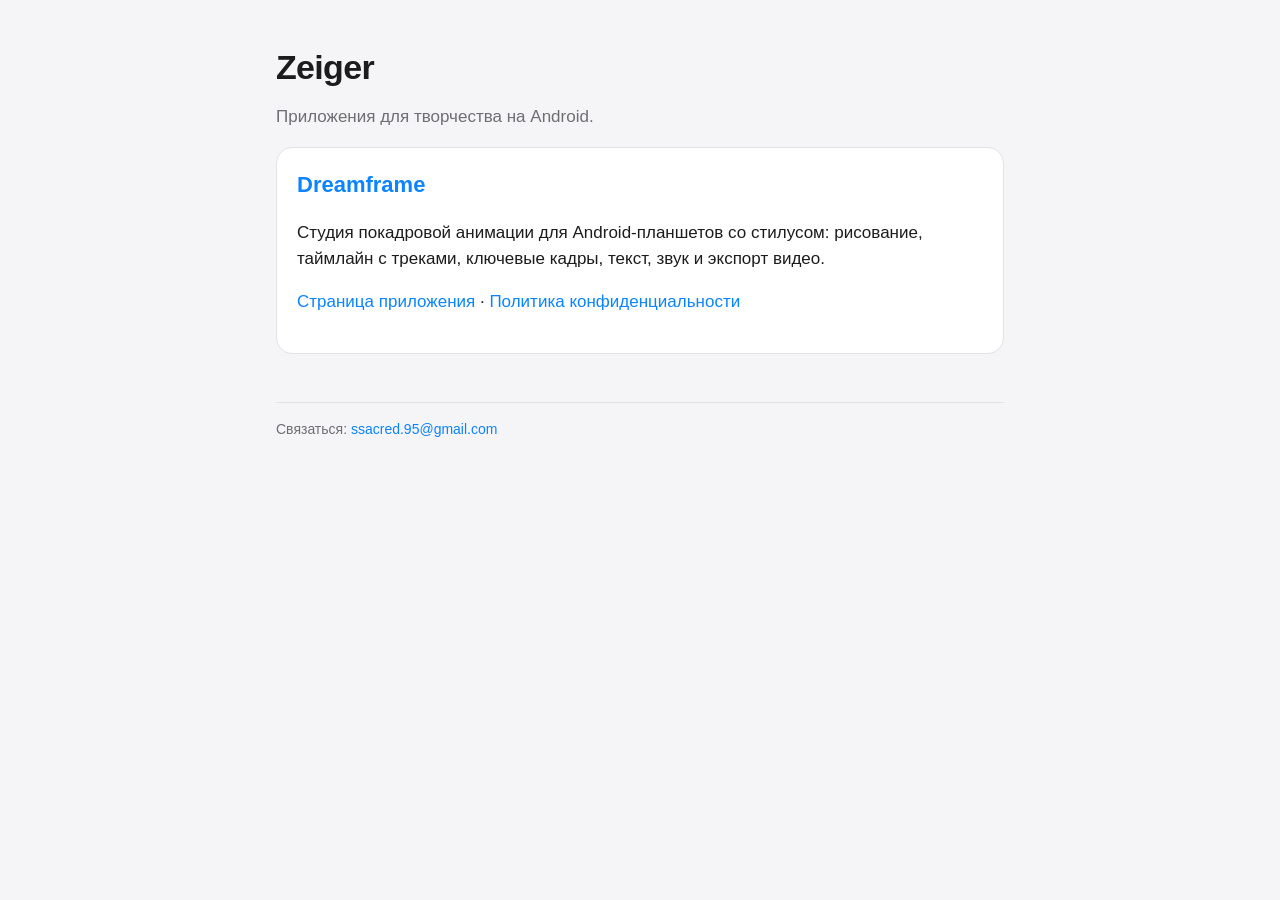
<file: index.html>
<!doctype html>
<html lang="ru">
<head>
<meta charset="utf-8">
<meta name="viewport" content="width=device-width, initial-scale=1">
<title>Zeiger — приложения</title>
<meta name="description" content="Zeiger — разработчик приложения Dreamframe для анимации на Android-планшетах.">
<link rel="stylesheet" href="assets/style.css">
</head>
<body>
<main>
  <h1>Zeiger</h1>
  <p class="muted">Приложения для творчества на Android.</p>

  <div class="card">
    <h2 style="margin-top:0"><a href="dreamframe/">Dreamframe</a></h2>
    <p>Студия покадровой анимации для Android-планшетов со стилусом: рисование, таймлайн с треками, ключевые кадры, текст, звук и экспорт видео.</p>
    <p><a href="dreamframe/">Страница приложения</a> · <a href="dreamframe/privacy.html">Политика конфиденциальности</a></p>
  </div>

  <footer>Связаться: <a href="mailto:ssacred.95@gmail.com">ssacred.95@gmail.com</a></footer>
</main>
</body>
</html>
</file>
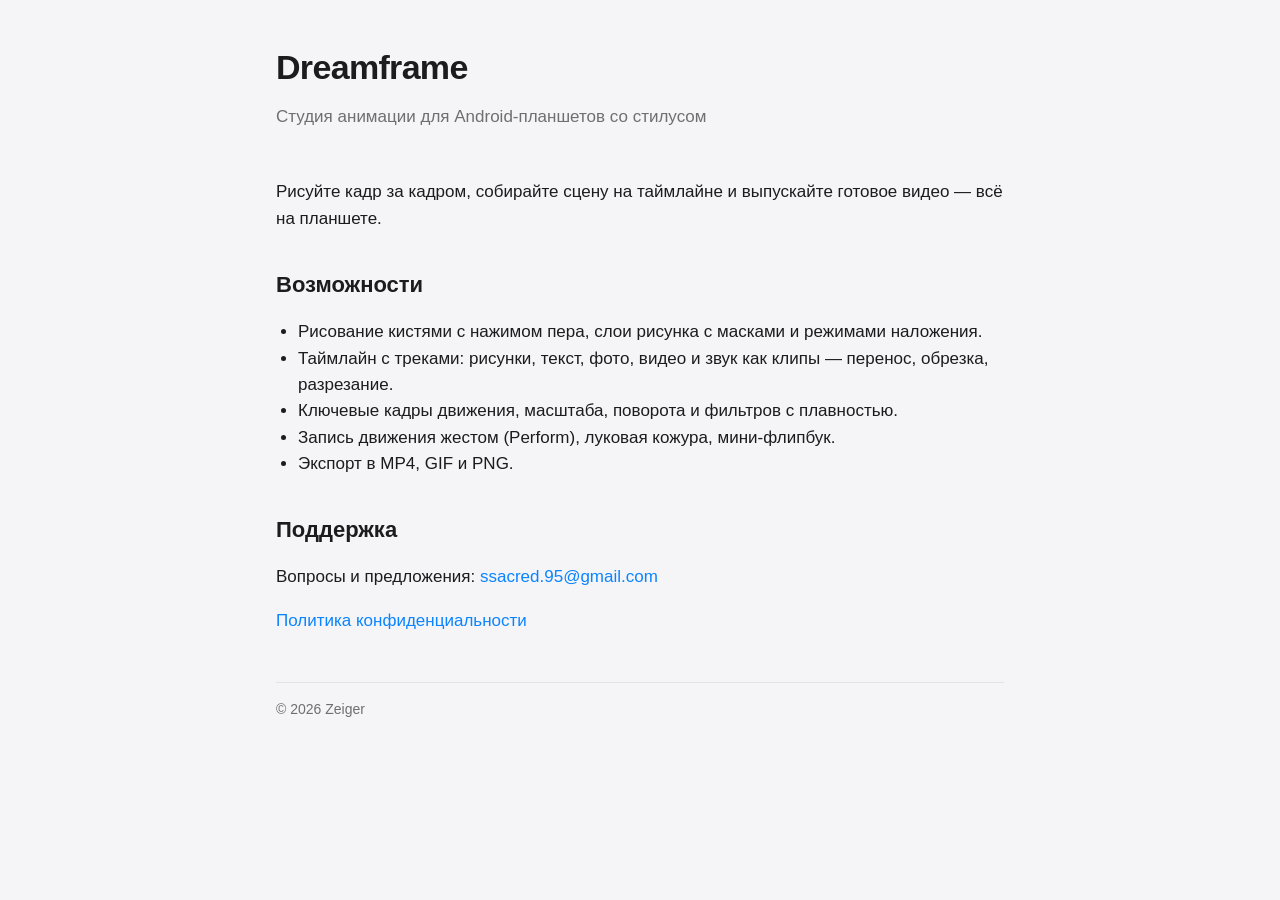
<file: dreamframe/index.html>
<!doctype html>
<html lang="ru">
<head>
<meta charset="utf-8">
<meta name="viewport" content="width=device-width, initial-scale=1">
<title>Dreamframe — анимация на планшете</title>
<meta name="description" content="Dreamframe — студия покадровой анимации для Android-планшетов со стилусом.">
<link rel="stylesheet" href="../assets/style.css">
</head>
<body>
<main>
  <header class="hero">
    <div>
      <h1>Dreamframe</h1>
      <p class="muted">Студия анимации для Android-планшетов со стилусом</p>
    </div>
  </header>

  <p>Рисуйте кадр за кадром, собирайте сцену на таймлайне и выпускайте готовое видео — всё на планшете.</p>

  <h2>Возможности</h2>
  <ul>
    <li>Рисование кистями с нажимом пера, слои рисунка с масками и режимами наложения.</li>
    <li>Таймлайн с треками: рисунки, текст, фото, видео и звук как клипы — перенос, обрезка, разрезание.</li>
    <li>Ключевые кадры движения, масштаба, поворота и фильтров с плавностью.</li>
    <li>Запись движения жестом (Perform), луковая кожура, мини-флипбук.</li>
    <li>Экспорт в MP4, GIF и PNG.</li>
  </ul>

  <h2>Поддержка</h2>
  <p>Вопросы и предложения: <a href="mailto:ssacred.95@gmail.com">ssacred.95@gmail.com</a></p>
  <p><a href="privacy.html">Политика конфиденциальности</a></p>

  <footer>© 2026 Zeiger</footer>
</main>
</body>
</html>
</file>
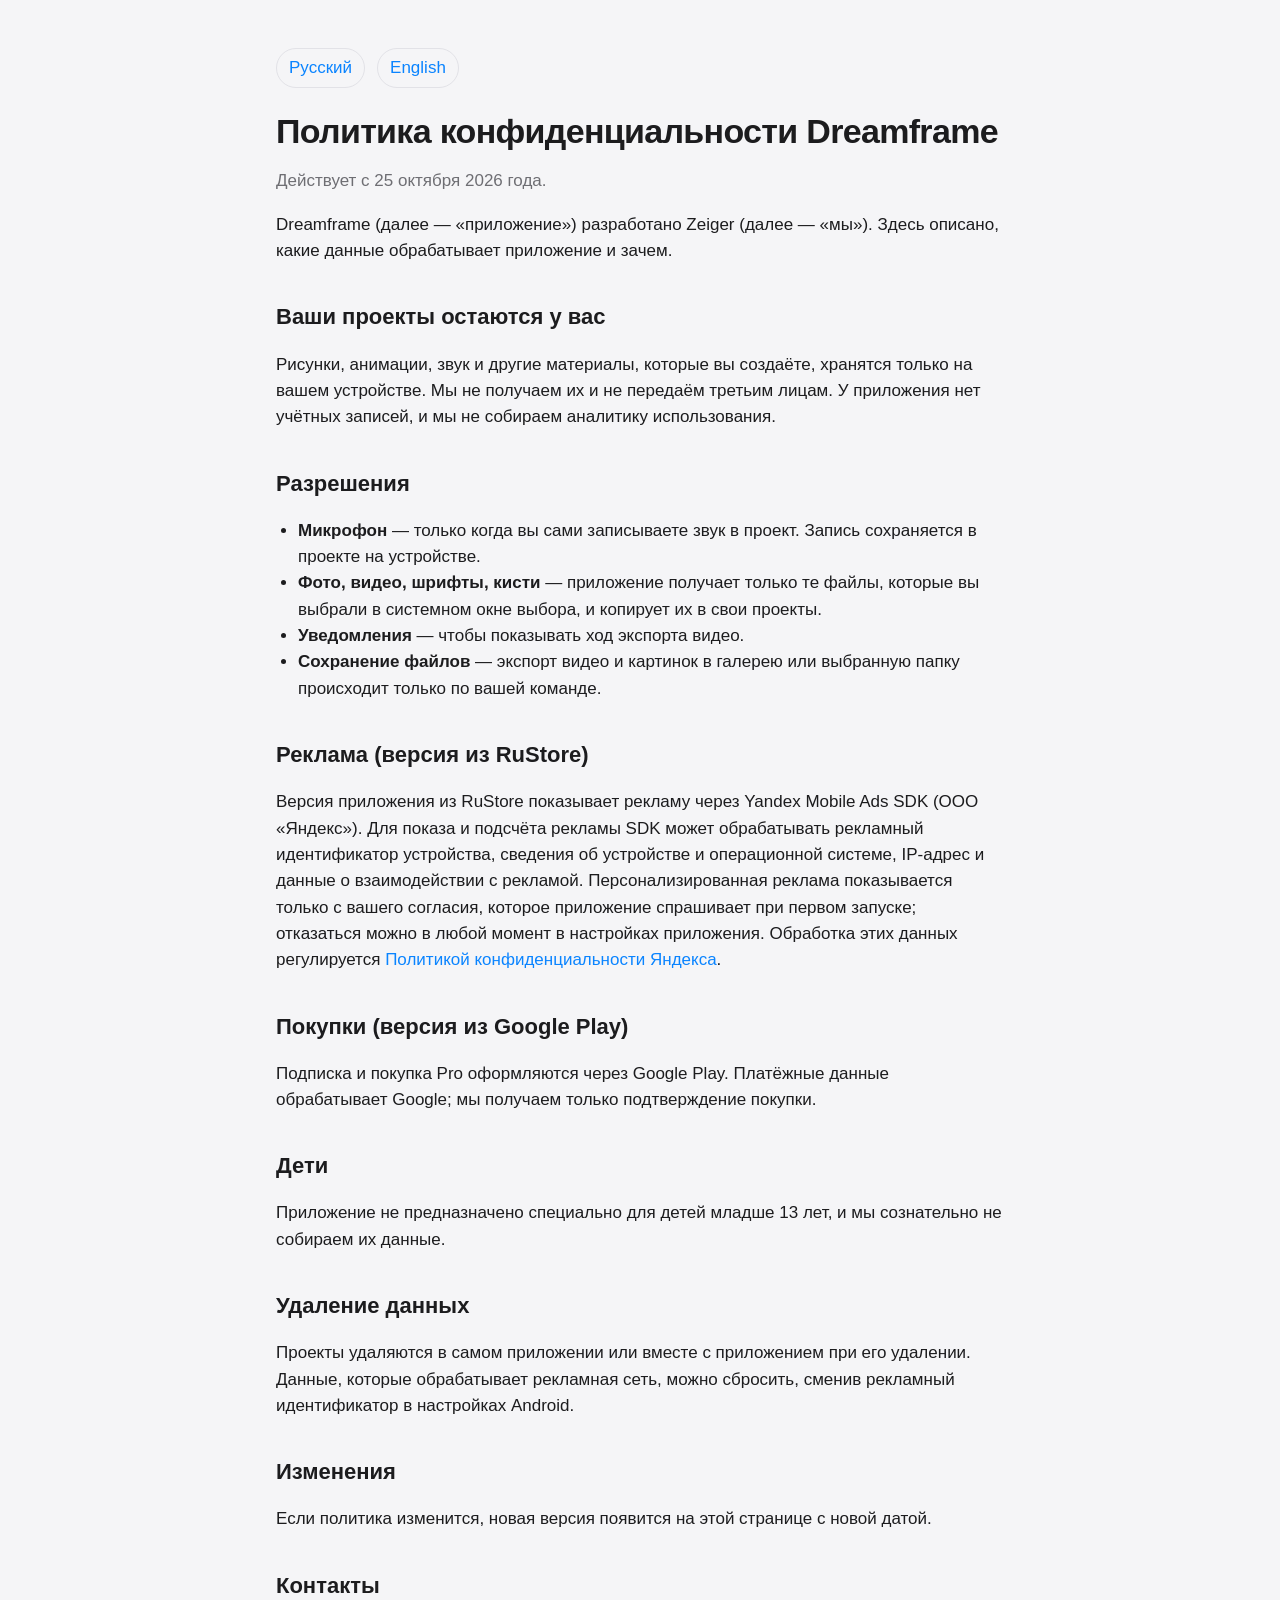
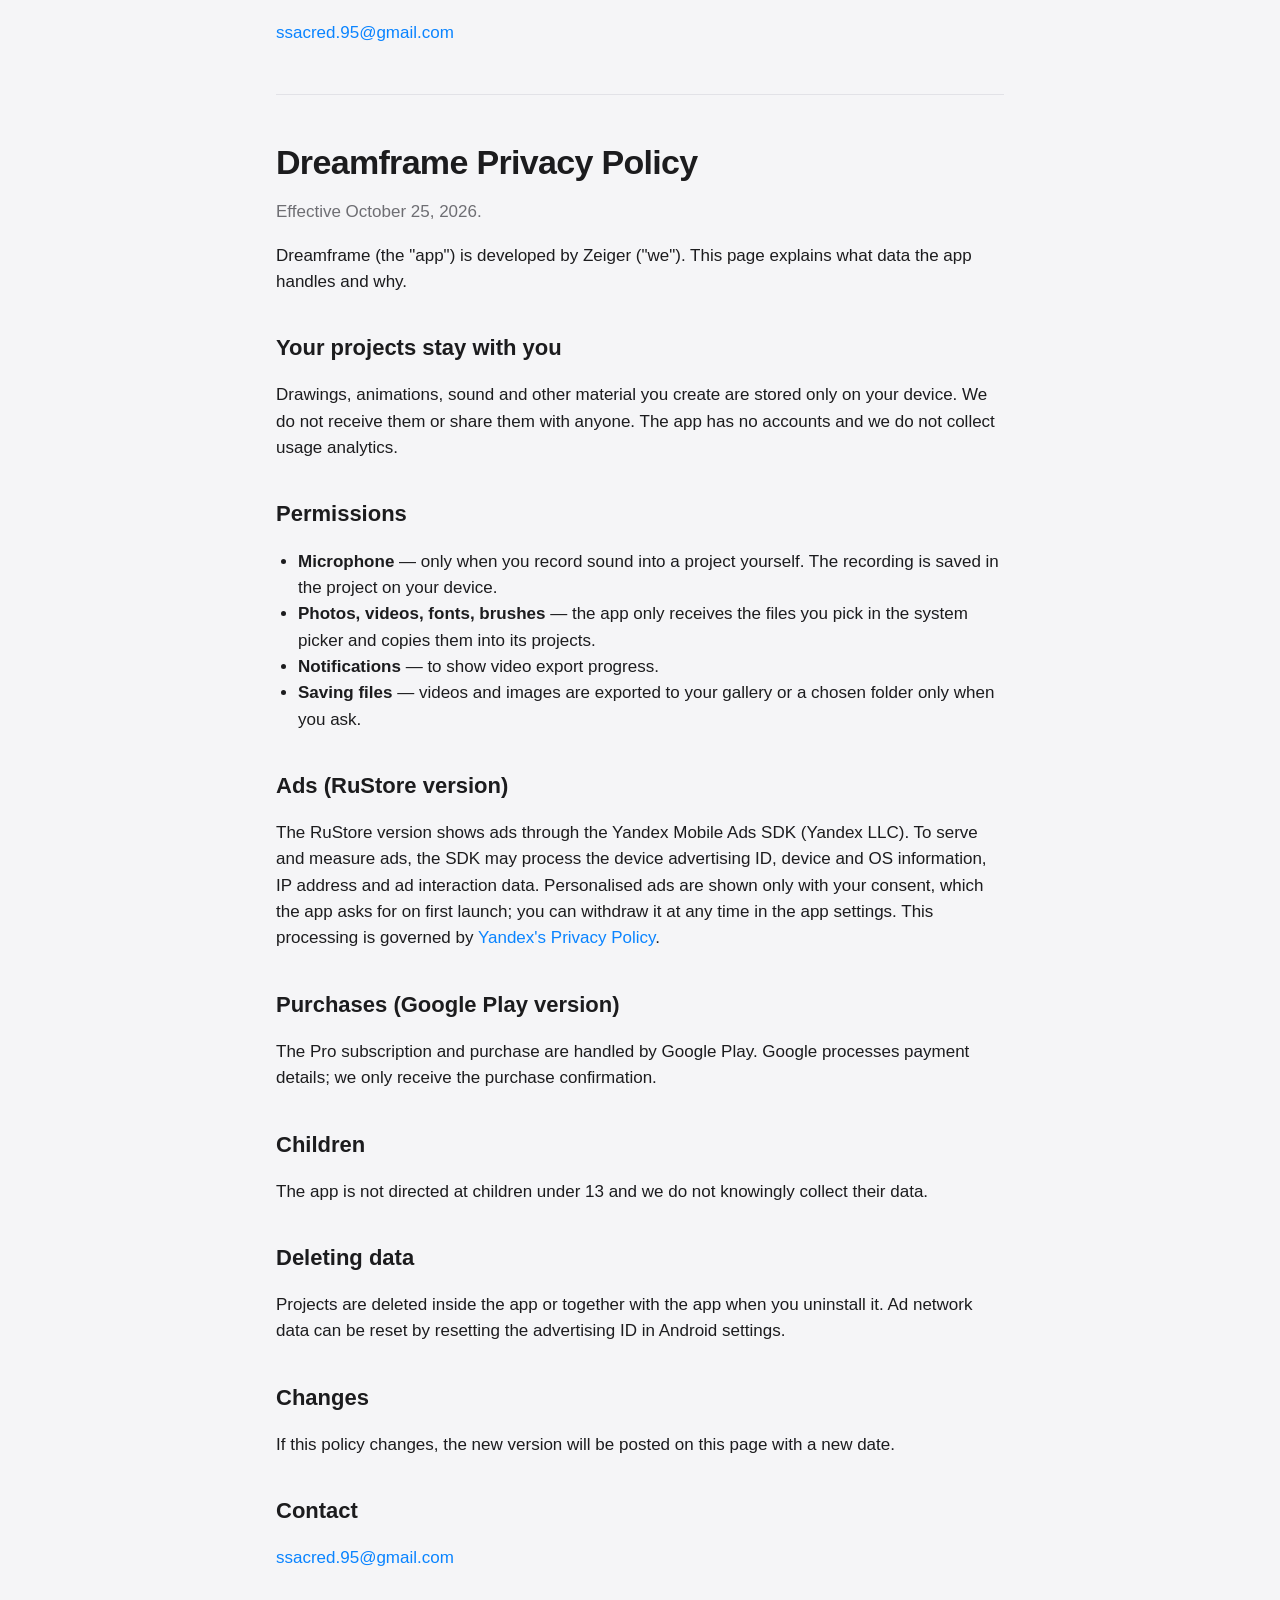
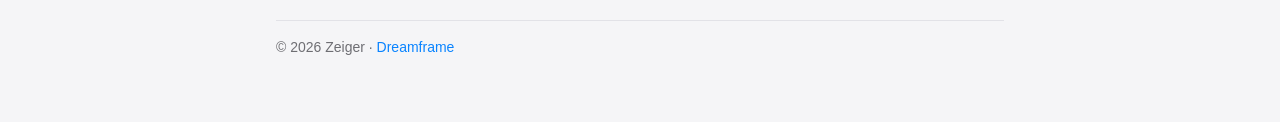
<file: dreamframe/privacy.html>
<!doctype html>
<html lang="ru">
<head>
<meta charset="utf-8">
<meta name="viewport" content="width=device-width, initial-scale=1">
<title>Dreamframe — политика конфиденциальности</title>
<meta name="description" content="Политика конфиденциальности приложения Dreamframe / Dreamframe privacy policy.">
<link rel="stylesheet" href="../assets/style.css">
</head>
<body>
<main>
  <div class="lang"><a href="#ru">Русский</a><a href="#en">English</a></div>

  <section id="ru">
    <h1>Политика конфиденциальности Dreamframe</h1>
    <p class="muted">Действует с 25 октября 2026 года.</p>

    <p>Dreamframe (далее — «приложение») разработано Zeiger (далее — «мы»). Здесь описано, какие данные обрабатывает приложение и зачем.</p>

    <h2>Ваши проекты остаются у вас</h2>
    <p>Рисунки, анимации, звук и другие материалы, которые вы создаёте, хранятся только на вашем устройстве. Мы не получаем их и не передаём третьим лицам. У приложения нет учётных записей, и мы не собираем аналитику использования.</p>

    <h2>Разрешения</h2>
    <ul>
      <li><b>Микрофон</b> — только когда вы сами записываете звук в проект. Запись сохраняется в проекте на устройстве.</li>
      <li><b>Фото, видео, шрифты, кисти</b> — приложение получает только те файлы, которые вы выбрали в системном окне выбора, и копирует их в свои проекты.</li>
      <li><b>Уведомления</b> — чтобы показывать ход экспорта видео.</li>
      <li><b>Сохранение файлов</b> — экспорт видео и картинок в галерею или выбранную папку происходит только по вашей команде.</li>
    </ul>

    <h2>Реклама (версия из RuStore)</h2>
    <p>Версия приложения из RuStore показывает рекламу через Yandex Mobile Ads SDK (ООО «Яндекс»). Для показа и подсчёта рекламы SDK может обрабатывать рекламный идентификатор устройства, сведения об устройстве и операционной системе, IP-адрес и данные о взаимодействии с рекламой. Персонализированная реклама показывается только с вашего согласия, которое приложение спрашивает при первом запуске; отказаться можно в любой момент в настройках приложения. Обработка этих данных регулируется <a href="https://yandex.ru/legal/confidential/">Политикой конфиденциальности Яндекса</a>.</p>

    <h2>Покупки (версия из Google Play)</h2>
    <p>Подписка и покупка Pro оформляются через Google Play. Платёжные данные обрабатывает Google; мы получаем только подтверждение покупки.</p>

    <h2>Дети</h2>
    <p>Приложение не предназначено специально для детей младше 13 лет, и мы сознательно не собираем их данные.</p>

    <h2>Удаление данных</h2>
    <p>Проекты удаляются в самом приложении или вместе с приложением при его удалении. Данные, которые обрабатывает рекламная сеть, можно сбросить, сменив рекламный идентификатор в настройках Android.</p>

    <h2>Изменения</h2>
    <p>Если политика изменится, новая версия появится на этой странице с новой датой.</p>

    <h2>Контакты</h2>
    <p><a href="mailto:ssacred.95@gmail.com">ssacred.95@gmail.com</a></p>
  </section>

  <hr style="border:none;border-top:1px solid var(--line);margin:48px 0">

  <section id="en">
    <h1>Dreamframe Privacy Policy</h1>
    <p class="muted">Effective October 25, 2026.</p>

    <p>Dreamframe (the "app") is developed by Zeiger ("we"). This page explains what data the app handles and why.</p>

    <h2>Your projects stay with you</h2>
    <p>Drawings, animations, sound and other material you create are stored only on your device. We do not receive them or share them with anyone. The app has no accounts and we do not collect usage analytics.</p>

    <h2>Permissions</h2>
    <ul>
      <li><b>Microphone</b> — only when you record sound into a project yourself. The recording is saved in the project on your device.</li>
      <li><b>Photos, videos, fonts, brushes</b> — the app only receives the files you pick in the system picker and copies them into its projects.</li>
      <li><b>Notifications</b> — to show video export progress.</li>
      <li><b>Saving files</b> — videos and images are exported to your gallery or a chosen folder only when you ask.</li>
    </ul>

    <h2>Ads (RuStore version)</h2>
    <p>The RuStore version shows ads through the Yandex Mobile Ads SDK (Yandex LLC). To serve and measure ads, the SDK may process the device advertising ID, device and OS information, IP address and ad interaction data. Personalised ads are shown only with your consent, which the app asks for on first launch; you can withdraw it at any time in the app settings. This processing is governed by <a href="https://yandex.com/legal/confidential/">Yandex's Privacy Policy</a>.</p>

    <h2>Purchases (Google Play version)</h2>
    <p>The Pro subscription and purchase are handled by Google Play. Google processes payment details; we only receive the purchase confirmation.</p>

    <h2>Children</h2>
    <p>The app is not directed at children under 13 and we do not knowingly collect their data.</p>

    <h2>Deleting data</h2>
    <p>Projects are deleted inside the app or together with the app when you uninstall it. Ad network data can be reset by resetting the advertising ID in Android settings.</p>

    <h2>Changes</h2>
    <p>If this policy changes, the new version will be posted on this page with a new date.</p>

    <h2>Contact</h2>
    <p><a href="mailto:ssacred.95@gmail.com">ssacred.95@gmail.com</a></p>
  </section>

  <footer>© 2026 Zeiger · <a href="./">Dreamframe</a></footer>
</main>
</body>
</html>
</file>
<file: assets/style.css>
:root {
  --bg: #0b0b0d;
  --panel: #16161a;
  --text: #f2f2f5;
  --muted: #a0a0aa;
  --accent: #0a84ff;
  --line: #2a2a31;
}
@media (prefers-color-scheme: light) {
  :root { --bg: #f5f5f7; --panel: #ffffff; --text: #1c1c1e; --muted: #6e6e73; --line: #e2e2e7; }
}
* { box-sizing: border-box; }
body {
  margin: 0;
  background: var(--bg);
  color: var(--text);
  font: 17px/1.55 -apple-system, "Segoe UI", Roboto, "Helvetica Neue", Arial, sans-serif;
}
main { max-width: 760px; margin: 0 auto; padding: 48px 16px 64px; }
header.hero { display: flex; gap: 20px; align-items: center; margin-bottom: 32px; }
header.hero img { width: 88px; height: 88px; border-radius: 20px; }
h1 { font-size: 34px; line-height: 1.15; margin: 0 0 6px; letter-spacing: -0.02em; }
h2 { font-size: 22px; margin: 36px 0 10px; }
h3 { font-size: 18px; margin: 24px 0 6px; }
p, li { color: var(--text); }
.muted { color: var(--muted); }
a { color: var(--accent); text-decoration: none; }
a:hover { text-decoration: underline; }
.card { background: var(--panel); border: 1px solid var(--line); border-radius: 16px; padding: 20px; margin: 16px 0; }
.lang { display: flex; gap: 12px; margin-bottom: 24px; }
.lang a { padding: 6px 12px; border: 1px solid var(--line); border-radius: 999px; }
ul { padding-left: 22px; }
footer { margin-top: 48px; padding-top: 16px; border-top: 1px solid var(--line); color: var(--muted); font-size: 14px; }
</file>
